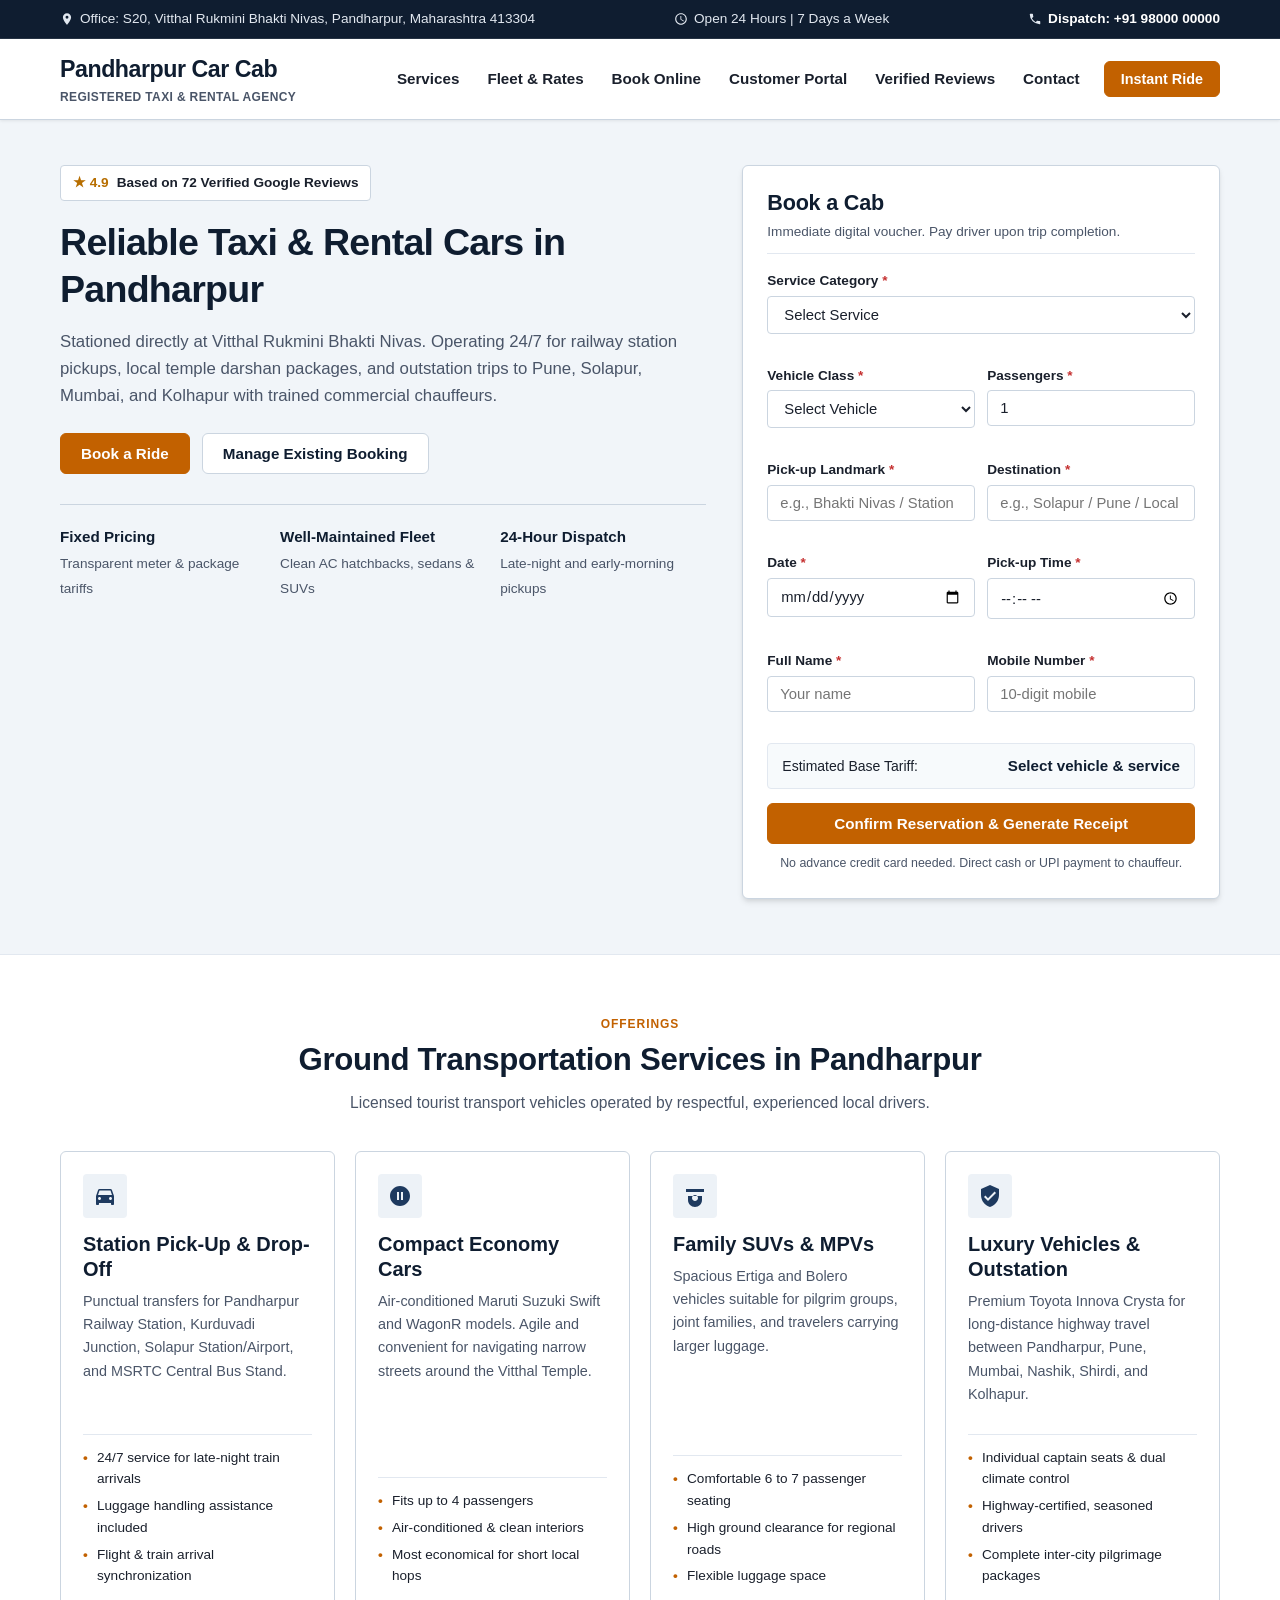
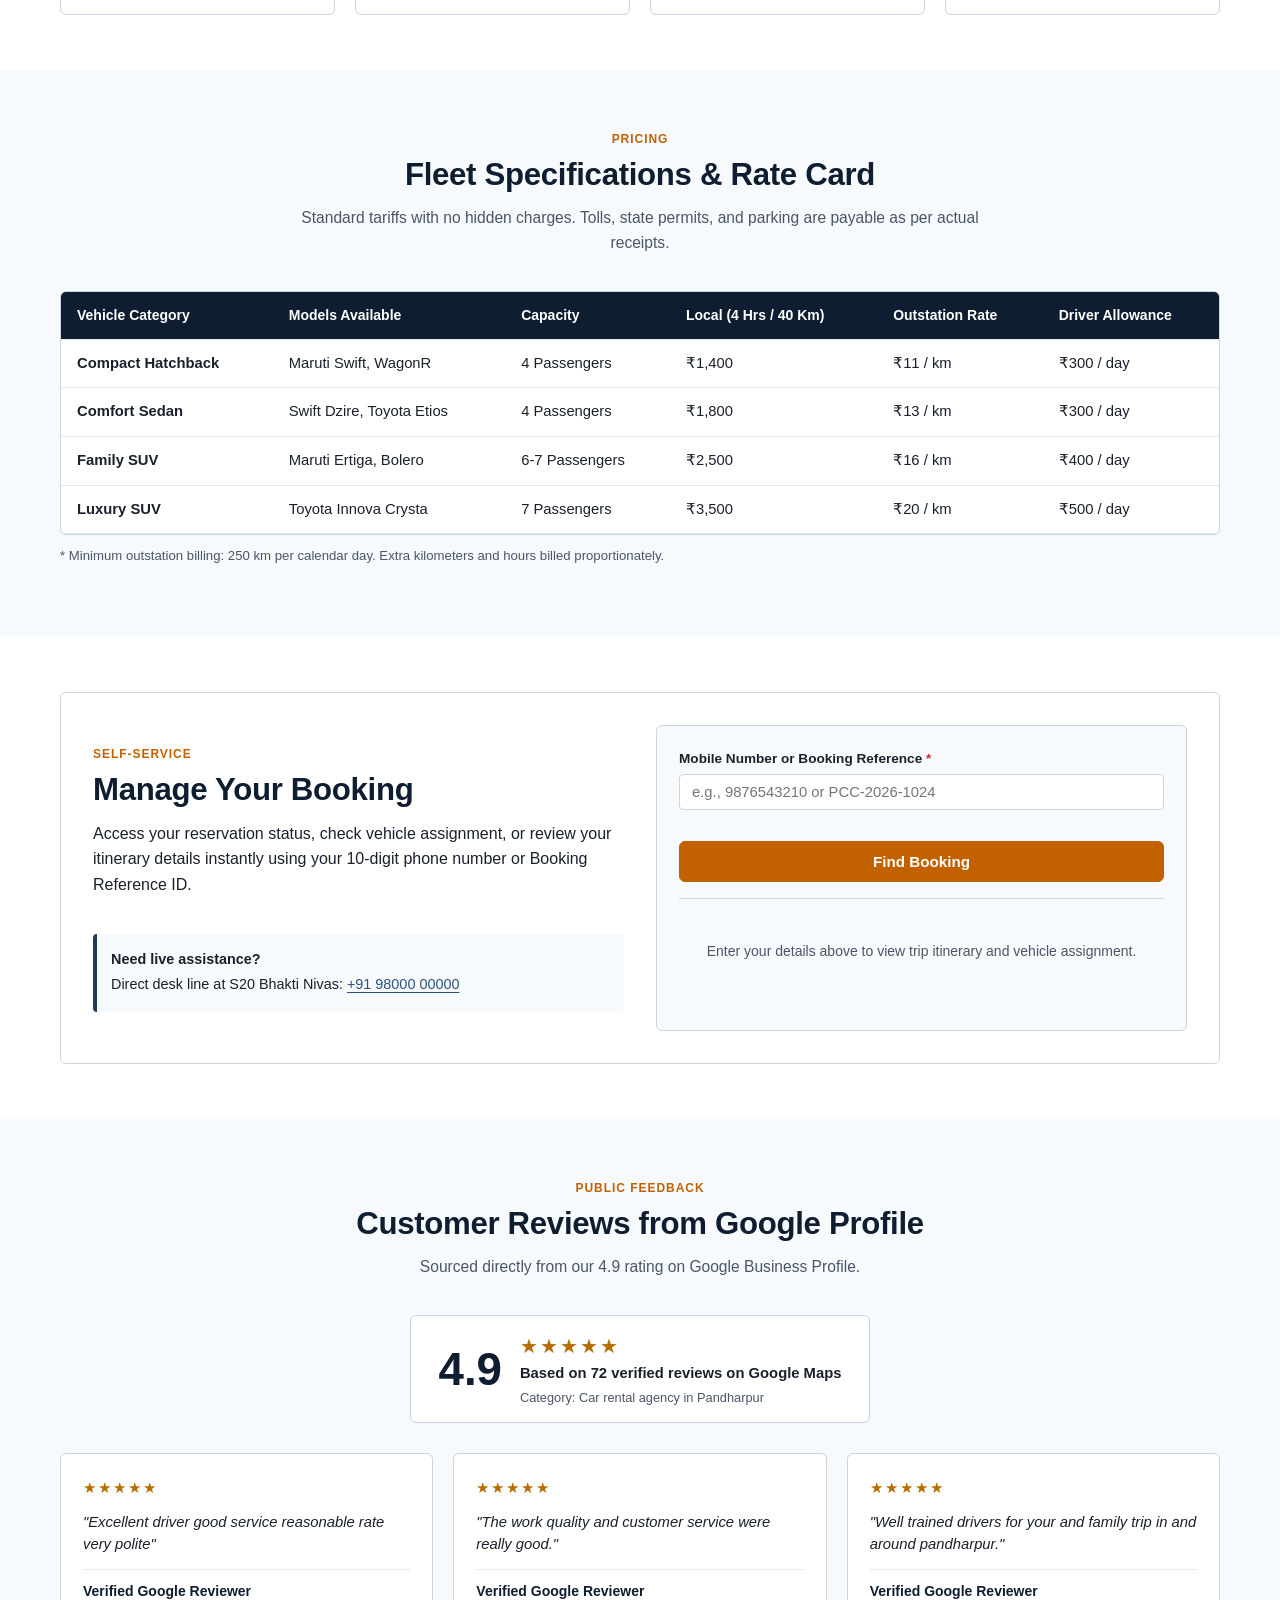
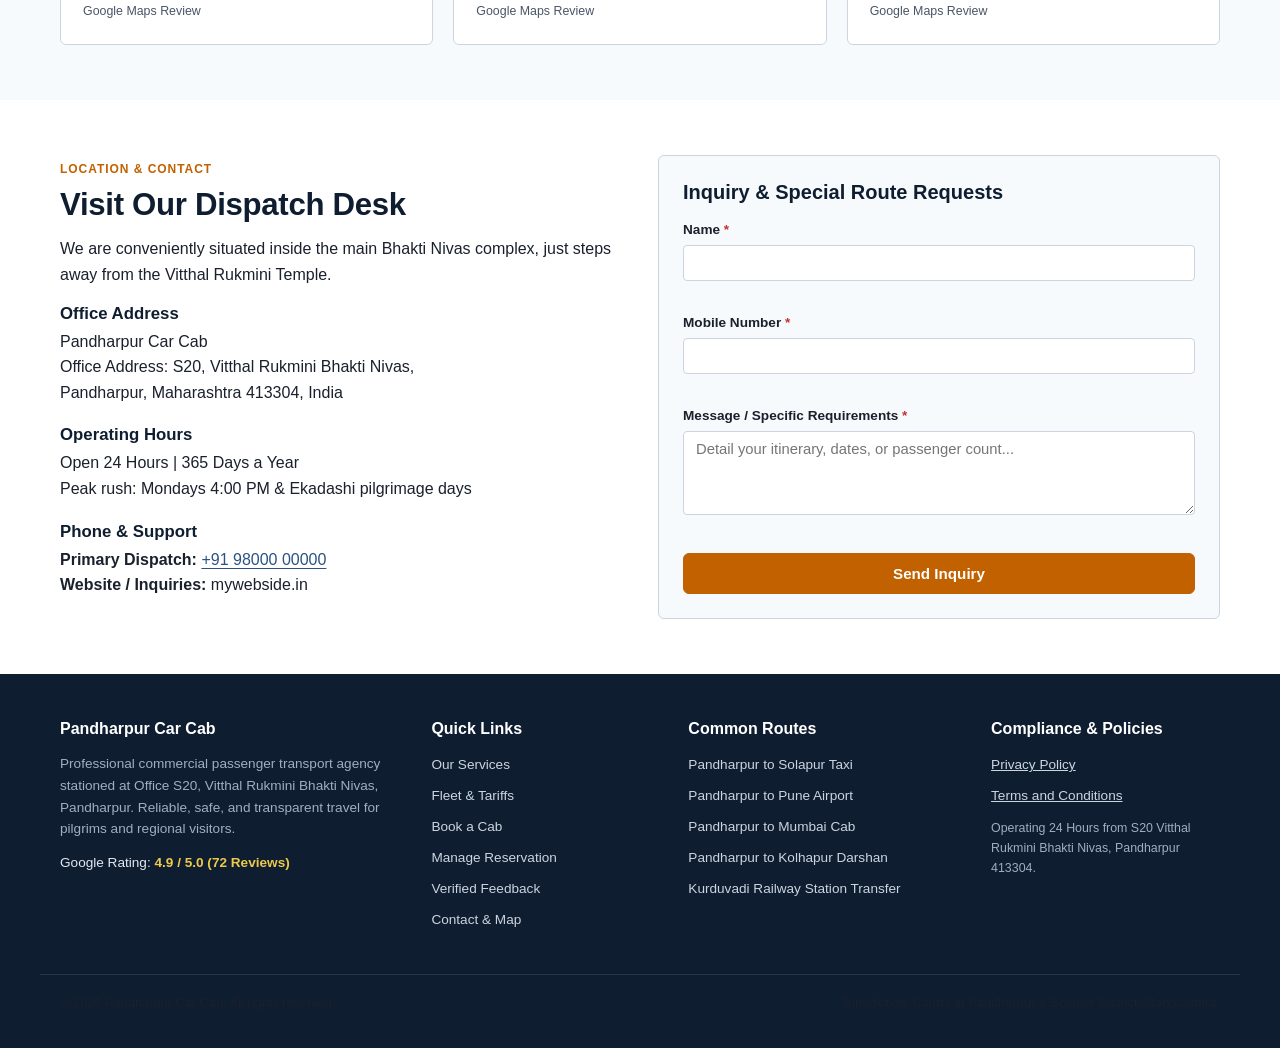
<file: index.html>
<!DOCTYPE html>
<html lang="en">
<head>
  <meta charset="UTF-8">
  <meta name="viewport" content="width=device-width, initial-scale=1.0">
  <meta name="description" content="Pandharpur Car Cab - 24/7 car rental, local temple darshan, railway station transfers, and outstation taxi service in Pandharpur, Maharashtra.">
  <title>Pandharpur Car Cab | 24/7 Car Rental & Taxi Agency</title>
  <link rel="stylesheet" href="style.css">
</head>
<body>
  <!-- Accessibility Skip Link -->
  <a href="#main-content" class="skip-link">Skip to main content</a>

  <!-- Top Contact Strip -->
  <header class="top-bar">
    <div class="container top-bar-inner">
      <div class="top-bar-item">
        <svg class="icon" viewBox="0 0 24 24" aria-hidden="true"><path d="M12 2C8.13 2 5 5.13 5 9c0 5.25 7 13 7 13s7-7.75 7-13c0-3.87-3.13-7-7-7zm0 9.5a2.5 2.5 0 110-5 2.5 2.5 0 010 5z"/></svg>
        <span>Office: S20, Vitthal Rukmini Bhakti Nivas, Pandharpur, Maharashtra 413304</span>
      </div>
      <div class="top-bar-item">
        <svg class="icon" viewBox="0 0 24 24" aria-hidden="true"><path d="M11.99 2C6.47 2 2 6.48 2 12s4.47 10 9.99 10C17.52 22 22 17.52 22 12S17.52 2 11.99 2zM12 20c-4.42 0-8-3.58-8-8s3.58-8 8-8 8 3.58 8 8-3.58 8-8 8zm.5-13H11v6l5.25 3.15.75-1.23-4.5-2.67z"/></svg>
        <span>Open 24 Hours | 7 Days a Week</span>
      </div>
      <div class="top-bar-item">
        <svg class="icon" viewBox="0 0 24 24" aria-hidden="true"><path d="M6.62 10.79a15.05 15.05 0 006.59 6.59l2.2-2.2a1 1 0 011.02-.24 11.36 11.36 0 003.58.57 1 1 0 011 1V20a1 1 0 01-1 1A17 17 0 013 4a1 1 0 011-1h3.5a1 1 0 011 1 11.36 11.36 0 00.57 3.58 1 1 0 01-.24 1.02l-2.21 2.19z"/></svg>
        <a href="tel:+919800000000" class="phone-link">Dispatch: +91 98000 00000</a>
      </div>
    </div>
  </header>

  <!-- Navigation -->
  <nav class="nav-container" aria-label="Main Navigation">
    <div class="container nav-inner">
      <a href="index.html" class="brand" aria-label="Pandharpur Car Cab">
        <span class="brand-title">Pandharpur Car Cab</span>
        <span class="brand-sub">Registered Taxi & Rental Agency</span>
      </a>

      <button type="button" class="menu-toggle" id="menuToggle" aria-expanded="false" aria-controls="navLinks" aria-label="Toggle navigation menu">
        <span class="bar"></span>
        <span class="bar"></span>
        <span class="bar"></span>
      </button>

      <ul class="nav-links" id="navLinks">
        <li><a href="#services" class="nav-link">Services</a></li>
        <li><a href="#fleet" class="nav-link">Fleet & Rates</a></li>
        <li><a href="#booking" class="nav-link">Book Online</a></li>
        <li><a href="#portal" class="nav-link">Customer Portal</a></li>
        <li><a href="#reviews" class="nav-link">Verified Reviews</a></li>
        <li><a href="#contact" class="nav-link">Contact</a></li>
        <li><a href="#booking" class="btn btn-primary nav-cta">Instant Ride</a></li>
      </ul>
    </div>
  </nav>

  <main id="main-content">
    <!-- Hero & Instant Booking Section -->
    <section class="hero-section">
      <div class="container hero-grid">
        <div class="hero-text">
          <div class="badge">
            <span class="star-rating">★ 4.9</span>
            <span>Based on 72 Verified Google Reviews</span>
          </div>
          <h1>Reliable Taxi & Rental Cars in Pandharpur</h1>
          <p class="hero-lead">
            Stationed directly at Vitthal Rukmini Bhakti Nivas. Operating 24/7 for railway station pickups, local temple darshan packages, and outstation trips to Pune, Solapur, Mumbai, and Kolhapur with trained commercial chauffeurs.
          </p>
          <div class="hero-actions">
            <a href="#booking" class="btn btn-primary">Book a Ride</a>
            <a href="#portal" class="btn btn-secondary">Manage Existing Booking</a>
          </div>
          <div class="service-highlights">
            <div class="highlight-item">
              <strong>Fixed Pricing</strong>
              <span>Transparent meter & package tariffs</span>
            </div>
            <div class="highlight-item">
              <strong>Well-Maintained Fleet</strong>
              <span>Clean AC hatchbacks, sedans & SUVs</span>
            </div>
            <div class="highlight-item">
              <strong>24-Hour Dispatch</strong>
              <span>Late-night and early-morning pickups</span>
            </div>
          </div>
        </div>

        <!-- Booking Form Component -->
        <div class="hero-form-card" id="booking">
          <div class="form-card-header">
            <h2>Book a Cab</h2>
            <p>Immediate digital voucher. Pay driver upon trip completion.</p>
          </div>
          <form id="bookingForm" novalidate>
            <div class="form-group">
              <label for="serviceType">Service Category <span class="required">*</span></label>
              <select id="serviceType" name="serviceType" required>
                <option value="">Select Service</option>
                <option value="darshan">Local Temple Darshan (4 Hrs / 40 Km)</option>
                <option value="pickup-drop">Railway Station / Hotel Transfer</option>
                <option value="outstation-oneway">Outstation (One Way Drop)</option>
                <option value="outstation-round">Outstation (Round Trip)</option>
              </select>
              <span class="field-error" id="serviceTypeError" role="alert"></span>
            </div>

            <div class="form-row">
              <div class="form-group col-half">
                <label for="vehicleType">Vehicle Class <span class="required">*</span></label>
                <select id="vehicleType" name="vehicleType" required>
                  <option value="">Select Vehicle</option>
                  <option value="compact">Compact (Swift / WagonR - 4 Seater)</option>
                  <option value="sedan">Sedan (Dzire / Etios - 4 Seater)</option>
                  <option value="suv">SUV (Ertiga / Bolero - 6/7 Seater)</option>
                  <option value="luxury">Luxury SUV (Innova Crysta - 7 Seater)</option>
                </select>
                <span class="field-error" id="vehicleTypeError" role="alert"></span>
              </div>
              <div class="form-group col-half">
                <label for="passengerCount">Passengers <span class="required">*</span></label>
                <input type="number" id="passengerCount" name="passengerCount" min="1" max="7" value="1" required>
                <span class="field-error" id="passengerCountError" role="alert"></span>
              </div>
            </div>

            <div class="form-row">
              <div class="form-group col-half">
                <label for="pickupLocation">Pick-up Landmark <span class="required">*</span></label>
                <input type="text" id="pickupLocation" name="pickupLocation" placeholder="e.g., Bhakti Nivas / Station" required>
                <span class="field-error" id="pickupLocationError" role="alert"></span>
              </div>
              <div class="form-group col-half">
                <label for="dropLocation">Destination <span class="required">*</span></label>
                <input type="text" id="dropLocation" name="dropLocation" placeholder="e.g., Solapur / Pune / Local" required>
                <span class="field-error" id="dropLocationError" role="alert"></span>
              </div>
            </div>

            <div class="form-row">
              <div class="form-group col-half">
                <label for="pickupDate">Date <span class="required">*</span></label>
                <input type="date" id="pickupDate" name="pickupDate" required>
                <span class="field-error" id="pickupDateError" role="alert"></span>
              </div>
              <div class="form-group col-half">
                <label for="pickupTime">Pick-up Time <span class="required">*</span></label>
                <input type="time" id="pickupTime" name="pickupTime" required>
                <span class="field-error" id="pickupTimeError" role="alert"></span>
              </div>
            </div>

            <div class="form-row">
              <div class="form-group col-half">
                <label for="customerName">Full Name <span class="required">*</span></label>
                <input type="text" id="customerName" name="customerName" autocomplete="name" placeholder="Your name" required>
                <span class="field-error" id="customerNameError" role="alert"></span>
              </div>
              <div class="form-group col-half">
                <label for="customerPhone">Mobile Number <span class="required">*</span></label>
                <input type="tel" id="customerPhone" name="customerPhone" autocomplete="tel" placeholder="10-digit mobile" required>
                <span class="field-error" id="customerPhoneError" role="alert"></span>
              </div>
            </div>

            <div class="fare-preview" id="farePreview" aria-live="polite">
              <span>Estimated Base Tariff:</span>
              <strong id="estimatedFareText">Select vehicle & service</strong>
            </div>

            <button type="submit" class="btn btn-primary btn-block" id="submitBookingBtn">
              Confirm Reservation & Generate Receipt
            </button>
            <p class="form-disclaimer">No advance credit card needed. Direct cash or UPI payment to chauffeur.</p>
          </form>
          <div id="bookingResultNotification" class="notification-area" tabindex="-1" role="region" aria-live="polite"></div>
        </div>
      </div>
    </section>

    <!-- Services Section -->
    <section class="section" id="services">
      <div class="container">
        <div class="section-header">
          <span class="section-tag">Offerings</span>
          <h2>Ground Transportation Services in Pandharpur</h2>
          <p class="section-sub">Licensed tourist transport vehicles operated by respectful, experienced local drivers.</p>
        </div>

        <div class="services-grid">
          <article class="service-card">
            <div class="service-icon-box">
              <svg class="icon-lg" viewBox="0 0 24 24" aria-hidden="true"><path d="M18.92 6.01C18.72 5.42 18.16 5 17.5 5h-11c-.66 0-1.21.42-1.42 1.01L3 12v8c0 .55.45 1 1 1h1c.55 0 1-.45 1-1v-1h12v1c0 .55.45 1 1 1h1c.55 0 1-.45 1-1v-8l-2.08-5.99zM6.5 16c-.83 0-1.5-.67-1.5-1.5S5.67 13 6.5 13s1.5.67 1.5 1.5S7.33 16 6.5 16zm11 0c-.83 0-1.5-.67-1.5-1.5s.67-1.5 1.5-1.5 1.5.67 1.5 1.5-.67 1.5-1.5 1.5zM5 11l1.5-4.5h11L19 11H5z"/></svg>
            </div>
            <h3>Station Pick-Up & Drop-Off</h3>
            <p>Punctual transfers for Pandharpur Railway Station, Kurduvadi Junction, Solapur Station/Airport, and MSRTC Central Bus Stand.</p>
            <ul class="feature-bullets">
              <li>24/7 service for late-night train arrivals</li>
              <li>Luggage handling assistance included</li>
              <li>Flight & train arrival synchronization</li>
            </ul>
          </article>

          <article class="service-card">
            <div class="service-icon-box">
              <svg class="icon-lg" viewBox="0 0 24 24" aria-hidden="true"><path d="M12 2C6.48 2 2 6.48 2 12s4.48 10 10 10 10-4.48 10-10S17.52 2 12 2zm-1 14H9V8h2v8zm4 0h-2V8h2v8z"/></svg>
            </div>
            <h3>Compact Economy Cars</h3>
            <p>Air-conditioned Maruti Suzuki Swift and WagonR models. Agile and convenient for navigating narrow streets around the Vitthal Temple.</p>
            <ul class="feature-bullets">
              <li>Fits up to 4 passengers</li>
              <li>Air-conditioned & clean interiors</li>
              <li>Most economical for short local hops</li>
            </ul>
          </article>

          <article class="service-card">
            <div class="service-icon-box">
              <svg class="icon-lg" viewBox="0 0 24 24" aria-hidden="true"><path d="M5 16c0 3.87 3.13 7 7 7s7-3.13 7-7v-4H5v4zm7-5c1.66 0 3 1.34 3 3s-1.34 3-3 3-3-1.34-3-3 1.34-3 3-3zM3 5h18v3H3V5z"/></svg>
            </div>
            <h3>Family SUVs & MPVs</h3>
            <p>Spacious Ertiga and Bolero vehicles suitable for pilgrim groups, joint families, and travelers carrying larger luggage.</p>
            <ul class="feature-bullets">
              <li>Comfortable 6 to 7 passenger seating</li>
              <li>High ground clearance for regional roads</li>
              <li>Flexible luggage space</li>
            </ul>
          </article>

          <article class="service-card">
            <div class="service-icon-box">
              <svg class="icon-lg" viewBox="0 0 24 24" aria-hidden="true"><path d="M12 1L3 5v6c0 5.55 3.84 10.74 9 12 5.16-1.26 9-6.45 9-12V5l-9-4zm-2 16l-4-4 1.41-1.41L10 14.17l6.59-6.59L18 9l-8 8z"/></svg>
            </div>
            <h3>Luxury Vehicles & Outstation</h3>
            <p>Premium Toyota Innova Crysta for long-distance highway travel between Pandharpur, Pune, Mumbai, Nashik, Shirdi, and Kolhapur.</p>
            <ul class="feature-bullets">
              <li>Individual captain seats & dual climate control</li>
              <li>Highway-certified, seasoned drivers</li>
              <li>Complete inter-city pilgrimage packages</li>
            </ul>
          </article>
        </div>
      </div>
    </section>

    <!-- Fleet & Rate Card Section -->
    <section class="section bg-light" id="fleet">
      <div class="container">
        <div class="section-header">
          <span class="section-tag">Pricing</span>
          <h2>Fleet Specifications & Rate Card</h2>
          <p class="section-sub">Standard tariffs with no hidden charges. Tolls, state permits, and parking are payable as per actual receipts.</p>
        </div>

        <div class="table-container" tabindex="0" role="region" aria-label="Tariff Table">
          <table class="data-table">
            <thead>
              <tr>
                <th scope="col">Vehicle Category</th>
                <th scope="col">Models Available</th>
                <th scope="col">Capacity</th>
                <th scope="col">Local (4 Hrs / 40 Km)</th>
                <th scope="col">Outstation Rate</th>
                <th scope="col">Driver Allowance</th>
              </tr>
            </thead>
            <tbody>
              <tr>
                <td><strong>Compact Hatchback</strong></td>
                <td>Maruti Swift, WagonR</td>
                <td>4 Passengers</td>
                <td>₹1,400</td>
                <td>₹11 / km</td>
                <td>₹300 / day</td>
              </tr>
              <tr>
                <td><strong>Comfort Sedan</strong></td>
                <td>Swift Dzire, Toyota Etios</td>
                <td>4 Passengers</td>
                <td>₹1,800</td>
                <td>₹13 / km</td>
                <td>₹300 / day</td>
              </tr>
              <tr>
                <td><strong>Family SUV</strong></td>
                <td>Maruti Ertiga, Bolero</td>
                <td>6-7 Passengers</td>
                <td>₹2,500</td>
                <td>₹16 / km</td>
                <td>₹400 / day</td>
              </tr>
              <tr>
                <td><strong>Luxury SUV</strong></td>
                <td>Toyota Innova Crysta</td>
                <td>7 Passengers</td>
                <td>₹3,500</td>
                <td>₹20 / km</td>
                <td>₹500 / day</td>
              </tr>
            </tbody>
          </table>
        </div>
        <p class="table-note">* Minimum outstation billing: 250 km per calendar day. Extra kilometers and hours billed proportionately.</p>
      </div>
    </section>

    <!-- Customer Self-Service Portal -->
    <section class="section" id="portal">
      <div class="container">
        <div class="portal-wrapper">
          <div class="portal-info">
            <span class="section-tag">Self-Service</span>
            <h2>Manage Your Booking</h2>
            <p>Access your reservation status, check vehicle assignment, or review your itinerary details instantly using your 10-digit phone number or Booking Reference ID.</p>
            <div class="portal-help">
              <p><strong>Need live assistance?</strong></p>
              <p>Direct desk line at S20 Bhakti Nivas: <a href="tel:+919800000000">+91 98000 00000</a></p>
            </div>
          </div>

          <div class="portal-card">
            <form id="portalLookupForm" novalidate>
              <div class="form-group">
                <label for="lookupRef">Mobile Number or Booking Reference <span class="required">*</span></label>
                <input type="text" id="lookupRef" name="lookupRef" placeholder="e.g., 9876543210 or PCC-2026-1024" required>
                <span class="field-error" id="lookupRefError" role="alert"></span>
              </div>
              <button type="submit" class="btn btn-primary btn-block">Find Booking</button>
            </form>

            <div id="portalDisplayArea" class="portal-display-area" aria-live="polite">
              <p class="placeholder-text">Enter your details above to view trip itinerary and vehicle assignment.</p>
            </div>
          </div>
        </div>
      </div>
    </section>

    <!-- Verified Google Reviews Section -->
    <section class="section bg-light" id="reviews">
      <div class="container">
        <div class="section-header">
          <span class="section-tag">Public Feedback</span>
          <h2>Customer Reviews from Google Profile</h2>
          <p class="section-sub">Sourced directly from our 4.9 rating on Google Business Profile.</p>
        </div>

        <div class="reviews-summary-badge">
          <div class="score-large">4.9</div>
          <div class="score-details">
            <div class="stars" aria-hidden="true">★★★★★</div>
            <p class="meta-count">Based on 72 verified reviews on Google Maps</p>
            <p class="badge-sub">Category: Car rental agency in Pandharpur</p>
          </div>
        </div>

        <div class="reviews-grid">
          <article class="review-card">
            <div class="review-rating" aria-label="5 out of 5 stars">★★★★★</div>
            <blockquote class="review-quote">
              "Excellent driver good service reasonable rate very polite"
            </blockquote>
            <footer class="review-author">
              <span class="author-name">Verified Google Reviewer</span>
              <span class="author-source">Google Maps Review</span>
            </footer>
          </article>

          <article class="review-card">
            <div class="review-rating" aria-label="5 out of 5 stars">★★★★★</div>
            <blockquote class="review-quote">
              "The work quality and customer service were really good."
            </blockquote>
            <footer class="review-author">
              <span class="author-name">Verified Google Reviewer</span>
              <span class="author-source">Google Maps Review</span>
            </footer>
          </article>

          <article class="review-card">
            <div class="review-rating" aria-label="5 out of 5 stars">★★★★★</div>
            <blockquote class="review-quote">
              "Well trained drivers for your and family trip in and around pandharpur."
            </blockquote>
            <footer class="review-author">
              <span class="author-name">Verified Google Reviewer</span>
              <span class="author-source">Google Maps Review</span>
            </footer>
          </article>
        </div>
      </div>
    </section>

    <!-- Contact & Location Section -->
    <section class="section" id="contact">
      <div class="container contact-grid">
        <div class="contact-details">
          <span class="section-tag">Location & Contact</span>
          <h2>Visit Our Dispatch Desk</h2>
          <p>We are conveniently situated inside the main Bhakti Nivas complex, just steps away from the Vitthal Rukmini Temple.</p>

          <div class="contact-card-item">
            <h3>Office Address</h3>
            <p>Pandharpur Car Cab<br>
            Office Address: S20, Vitthal Rukmini Bhakti Nivas,<br>
            Pandharpur, Maharashtra 413304, India</p>
          </div>

          <div class="contact-card-item">
            <h3>Operating Hours</h3>
            <p>Open 24 Hours | 365 Days a Year<br>
            Peak rush: Mondays 4:00 PM & Ekadashi pilgrimage days</p>
          </div>

          <div class="contact-card-item">
            <h3>Phone & Support</h3>
            <p><strong>Primary Dispatch:</strong> <a href="tel:+919800000000">+91 98000 00000</a><br>
            <strong>Website / Inquiries:</strong> mywebside.in</p>
          </div>
        </div>

        <div class="contact-form-container">
          <div class="contact-card">
            <h3>Inquiry & Special Route Requests</h3>
            <form id="inquiryForm" novalidate>
              <div class="form-group">
                <label for="inqName">Name <span class="required">*</span></label>
                <input type="text" id="inqName" name="inqName" required>
                <span class="field-error" id="inqNameError" role="alert"></span>
              </div>
              <div class="form-group">
                <label for="inqPhone">Mobile Number <span class="required">*</span></label>
                <input type="tel" id="inqPhone" name="inqPhone" required>
                <span class="field-error" id="inqPhoneError" role="alert"></span>
              </div>
              <div class="form-group">
                <label for="inqMessage">Message / Specific Requirements <span class="required">*</span></label>
                <textarea id="inqMessage" name="inqMessage" rows="4" placeholder="Detail your itinerary, dates, or passenger count..." required></textarea>
                <span class="field-error" id="inqMessageError" role="alert"></span>
              </div>
              <button type="submit" class="btn btn-primary btn-block">Send Inquiry</button>
            </form>
            <div id="inquiryStatusNotification" class="notification-area" tabindex="-1" role="region" aria-live="polite"></div>
          </div>
        </div>
      </div>
    </section>
  </main>

  <!-- Accessible Legal Modals (Fulfilling Privacy & Terms within the 3-file setup) -->
  <dialog id="privacyModal" class="legal-modal" aria-labelledby="privacyTitle">
    <div class="legal-modal-content">
      <div class="modal-header">
        <h2 id="privacyTitle">Privacy Policy</h2>
        <button type="button" class="close-modal-btn" data-close-modal="privacyModal" aria-label="Close Privacy Policy">&times;</button>
      </div>
      <div class="modal-body">
        <p><strong>Effective Date:</strong> October 2026 | <strong>Entity:</strong> Pandharpur Car Cab (S20 Bhakti Nivas, Pandharpur 413304)</p>
        <h3>1. Information Collected</h3>
        <p>We collect customer names, contact phone numbers, pickup locations, drop locations, and trip schedules solely to process and coordinate transportation requests.</p>
        <h3>2. Purpose & Use of Data</h3>
        <p>Customer contact information is strictly shared with assigned chauffeurs to establish trip communication and pickup verification. We do not sell or monetize personal customer details.</p>
        <h3>3. Data Retention & Safety</h3>
        <p>Trip logs and records are kept in encrypted storage for accounting and regulatory compliance under Indian transportation norms, after which they are scheduled for secure deletion.</p>
        <h3>4. Contact for Privacy Inquiries</h3>
        <p>Inquiries regarding stored booking data can be submitted in writing to the dispatch officer at S20 Bhakti Nivas or phoned directly at +91 98000 00000.</p>
      </div>
    </div>
  </dialog>

  <dialog id="termsModal" class="legal-modal" aria-labelledby="termsTitle">
    <div class="legal-modal-content">
      <div class="modal-header">
        <h2 id="termsTitle">Terms and Conditions</h2>
        <button type="button" class="close-modal-btn" data-close-modal="termsModal" aria-label="Close Terms and Conditions">&times;</button>
      </div>
      <div class="modal-body">
        <p><strong>Effective Date:</strong> October 2026 | <strong>Jurisdiction:</strong> Courts of Pandharpur / Solapur District</p>
        <h3>1. Booking Confirmation & Dispatch</h3>
        <p>Reservations generated through this portal allocate a provisional booking code. Vehicle license plate numbers and chauffeur details are sent 60-90 minutes prior to pickup.</p>
        <h3>2. Tariffs & Additional Charges</h3>
        <p>Base rates cover vehicle rental and driver service. Road toll charges, monument parking, and interstate entry fees are payable directly based on actual receipts.</p>
        <h3>3. Cancellation Policy</h3>
        <p>Local bookings can be rescheduled or cancelled without fee up to 2 hours prior to scheduled departure. For outstation journeys, cancellations must be communicated 6 hours prior.</p>
        <h3>4. Code of Conduct & Safety</h3>
        <p>In compliance with local spiritual decorum and state transport regulations, consumption of alcohol and smoking inside vehicles is strictly prohibited.</p>
      </div>
    </div>
  </dialog>

  <!-- Footer -->
  <footer class="footer">
    <div class="container footer-grid">
      <div class="footer-col">
        <h4 class="footer-heading">Pandharpur Car Cab</h4>
        <p class="footer-desc">
          Professional commercial passenger transport agency stationed at Office S20, Vitthal Rukmini Bhakti Nivas, Pandharpur. Reliable, safe, and transparent travel for pilgrims and regional visitors.
        </p>
        <p class="footer-rating-summary">Google Rating: <strong>4.9 / 5.0 (72 Reviews)</strong></p>
      </div>

      <div class="footer-col">
        <h4 class="footer-heading">Quick Links</h4>
        <ul class="footer-links">
          <li><a href="#services">Our Services</a></li>
          <li><a href="#fleet">Fleet & Tariffs</a></li>
          <li><a href="#booking">Book a Cab</a></li>
          <li><a href="#portal">Manage Reservation</a></li>
          <li><a href="#reviews">Verified Feedback</a></li>
          <li><a href="#contact">Contact & Map</a></li>
        </ul>
      </div>

      <div class="footer-col">
        <h4 class="footer-heading">Common Routes</h4>
        <ul class="footer-links">
          <li><a href="#booking">Pandharpur to Solapur Taxi</a></li>
          <li><a href="#booking">Pandharpur to Pune Airport</a></li>
          <li><a href="#booking">Pandharpur to Mumbai Cab</a></li>
          <li><a href="#booking">Pandharpur to Kolhapur Darshan</a></li>
          <li><a href="#booking">Kurduvadi Railway Station Transfer</a></li>
        </ul>
      </div>

      <div class="footer-col">
        <h4 class="footer-heading">Compliance & Policies</h4>
        <ul class="footer-links">
          <li><button type="button" class="link-btn" data-open-modal="privacyModal">Privacy Policy</button></li>
          <li><button type="button" class="link-btn" data-open-modal="termsModal">Terms and Conditions</button></li>
        </ul>
        <p class="disclaimer-text">Operating 24 Hours from S20 Vitthal Rukmini Bhakti Nivas, Pandharpur 413304.</p>
      </div>
    </div>

    <div class="footer-bottom">
      <div class="container footer-bottom-inner">
        <p>&copy; 2026 Pandharpur Car Cab. All rights reserved.</p>
        <p>Jurisdiction: Courts at Pandharpur & Solapur District, Maharashtra.</p>
      </div>
    </div>
  </footer>

  <script src="script.js"></script>
</body>
</html>
</file>
<file: style.css>
:root {
  --color-primary: #1e3a5f;
  --color-primary-dark: #0f1d30;
  --color-primary-light: #2b5282;
  --color-accent: #c26100;
  --color-accent-hover: #9c4e00;
  --color-text-dark: #1a202c;
  --color-text-muted: #4a5568;
  --color-bg-light: #f7fafc;
  --color-bg-white: #ffffff;
  --color-border: #cbd5e0;
  --color-border-subtle: #e2e8f0;
  --color-error: #c53030;
  --color-success: #22543d;
  --color-success-bg: #f0fff4;

  --font-family: -apple-system, BlinkMacSystemFont, "Segoe UI", Roboto, "Helvetica Neue", Arial, sans-serif;
  --radius-sm: 4px;
  --radius-md: 6px;

  --shadow-sm: 0 1px 3px rgba(0, 0, 0, 0.08);
  --shadow-md: 0 4px 6px -1px rgba(0, 0, 0, 0.1), 0 2px 4px -1px rgba(0, 0, 0, 0.06);
  --shadow-lg: 0 10px 15px -3px rgba(0, 0, 0, 0.1);

  --container-max: 1200px;
}

*, *::before, *::after {
  box-sizing: border-box;
  margin: 0;
  padding: 0;
}

html {
  font-size: 16px;
  scroll-behavior: smooth;
}

body {
  font-family: var(--font-family);
  color: var(--color-text-dark);
  background-color: var(--color-bg-white);
  line-height: 1.6;
}

:focus-visible {
  outline: 3px solid var(--color-accent);
  outline-offset: 2px;
}

.skip-link {
  position: absolute;
  top: -50px;
  left: 10px;
  background: var(--color-primary-dark);
  color: #fff;
  padding: 8px 16px;
  z-index: 1000;
  border-radius: var(--radius-sm);
  text-decoration: none;
  font-weight: 600;
  transition: top 0.2s ease;
}

.skip-link:focus {
  top: 10px;
}

.container {
  width: 100%;
  max-width: var(--container-max);
  margin-left: auto;
  margin-right: auto;
  padding-left: 20px;
  padding-right: 20px;
}

h1, h2, h3, h4 {
  color: var(--color-primary-dark);
  line-height: 1.25;
  font-weight: 700;
}

h1 {
  font-size: 2.35rem;
  letter-spacing: -0.02em;
  margin-bottom: 1rem;
}

h2 {
  font-size: 1.95rem;
  letter-spacing: -0.01em;
  margin-bottom: 0.75rem;
}

h3 {
  font-size: 1.25rem;
  margin-bottom: 0.5rem;
}

p {
  margin-bottom: 1rem;
  color: var(--color-text-dark);
}

a {
  color: var(--color-primary-light);
  text-decoration: underline;
  text-underline-offset: 3px;
}

a:hover {
  color: var(--color-primary-dark);
}

/* Top Strip */
.top-bar {
  background-color: var(--color-primary-dark);
  color: #e2e8f0;
  font-size: 0.85rem;
  padding: 8px 0;
  border-bottom: 1px solid rgba(255, 255, 255, 0.1);
}

.top-bar-inner {
  display: flex;
  justify-content: space-between;
  align-items: center;
  flex-wrap: wrap;
  gap: 12px;
}

.top-bar-item {
  display: inline-flex;
  align-items: center;
  gap: 6px;
}

.top-bar-item .icon {
  width: 14px;
  height: 14px;
  fill: currentColor;
}

.phone-link {
  color: #ffffff;
  font-weight: 700;
  text-decoration: none;
}

.phone-link:hover {
  text-decoration: underline;
}

/* Nav */
.nav-container {
  background-color: var(--color-bg-white);
  border-bottom: 1px solid var(--color-border);
  position: sticky;
  top: 0;
  z-index: 100;
  box-shadow: var(--shadow-sm);
}

.nav-inner {
  display: flex;
  justify-content: space-between;
  align-items: center;
  padding: 12px 20px;
}

.brand {
  display: flex;
  flex-direction: column;
  text-decoration: none;
}

.brand-title {
  font-size: 1.45rem;
  font-weight: 800;
  color: var(--color-primary-dark);
  letter-spacing: -0.02em;
}

.brand-sub {
  font-size: 0.75rem;
  color: var(--color-text-muted);
  font-weight: 600;
  text-transform: uppercase;
  letter-spacing: 0.03em;
}

.nav-links {
  display: flex;
  list-style: none;
  align-items: center;
  gap: 20px;
}

.nav-link {
  color: var(--color-text-dark);
  text-decoration: none;
  font-weight: 600;
  font-size: 0.95rem;
  padding: 6px 4px;
}

.nav-link:hover {
  color: var(--color-accent);
}

.menu-toggle {
  display: none;
  background: none;
  border: 1px solid var(--color-border);
  padding: 8px 10px;
  cursor: pointer;
  border-radius: var(--radius-sm);
}

.menu-toggle .bar {
  display: block;
  width: 22px;
  height: 2px;
  margin: 4px 0;
  background-color: var(--color-primary-dark);
}

/* Buttons - Sharp / Moderate Corners, No Pill Shapes */
.btn {
  display: inline-flex;
  align-items: center;
  justify-content: center;
  font-weight: 600;
  font-size: 0.95rem;
  padding: 10px 20px;
  border-radius: var(--radius-md);
  border: 1px solid transparent;
  cursor: pointer;
  text-decoration: none;
  line-height: 1.25;
  transition: background-color 0.15s ease, border-color 0.15s ease;
}

.btn-primary {
  background-color: var(--color-accent);
  color: #ffffff;
  border-color: var(--color-accent);
}

.btn-primary:hover {
  background-color: var(--color-accent-hover);
  border-color: var(--color-accent-hover);
  color: #ffffff;
}

.btn-secondary {
  background-color: var(--color-bg-white);
  color: var(--color-primary-dark);
  border-color: var(--color-border);
}

.btn-secondary:hover {
  background-color: var(--color-bg-light);
  border-color: var(--color-primary-dark);
}

.btn-block {
  width: 100%;
}

.nav-cta {
  padding: 8px 16px;
  font-size: 0.9rem;
}

/* Hero */
.hero-section {
  padding: 45px 0 55px 0;
  background-color: #f1f5f9;
  border-bottom: 1px solid var(--color-border-subtle);
}

.hero-grid {
  display: grid;
  grid-template-columns: 1.15fr 0.85fr;
  gap: 36px;
  align-items: start;
}

.badge {
  display: inline-flex;
  align-items: center;
  gap: 8px;
  background-color: var(--color-bg-white);
  border: 1px solid var(--color-border);
  padding: 6px 12px;
  border-radius: var(--radius-sm);
  font-size: 0.85rem;
  font-weight: 600;
  margin-bottom: 18px;
}

.badge .star-rating {
  color: #b76e00;
  font-weight: 800;
}

.hero-lead {
  font-size: 1.05rem;
  color: var(--color-text-muted);
  margin-bottom: 24px;
}

.hero-actions {
  display: flex;
  gap: 12px;
  margin-bottom: 30px;
}

.service-highlights {
  display: grid;
  grid-template-columns: repeat(3, 1fr);
  gap: 14px;
  border-top: 1px solid var(--color-border);
  padding-top: 20px;
}

.highlight-item strong {
  display: block;
  font-size: 0.95rem;
  color: var(--color-primary-dark);
}

.highlight-item span {
  font-size: 0.85rem;
  color: var(--color-text-muted);
}

/* Forms */
.hero-form-card {
  background: var(--color-bg-white);
  border: 1px solid var(--color-border);
  border-radius: var(--radius-md);
  padding: 24px;
  box-shadow: var(--shadow-md);
}

.form-card-header {
  margin-bottom: 16px;
  border-bottom: 1px solid var(--color-border-subtle);
  padding-bottom: 10px;
}

.form-card-header h2 {
  font-size: 1.35rem;
  margin-bottom: 4px;
}

.form-card-header p {
  font-size: 0.85rem;
  color: var(--color-text-muted);
  margin-bottom: 0;
}

.form-group {
  margin-bottom: 12px;
}

.form-row {
  display: flex;
  gap: 12px;
}

.col-half {
  flex: 1;
}

label {
  display: block;
  font-size: 0.85rem;
  font-weight: 600;
  margin-bottom: 4px;
}

.required {
  color: var(--color-error);
}

input[type="text"],
input[type="tel"],
input[type="number"],
input[type="date"],
input[type="time"],
select,
textarea {
  width: 100%;
  padding: 9px 12px;
  font-size: 0.925rem;
  font-family: inherit;
  color: var(--color-text-dark);
  background-color: var(--color-bg-white);
  border: 1px solid var(--color-border);
  border-radius: var(--radius-sm);
  transition: border-color 0.15s ease, box-shadow 0.15s ease;
}

input:focus,
select:focus,
textarea:focus {
  border-color: var(--color-primary-light);
  box-shadow: 0 0 0 1px var(--color-primary-light);
}

input.is-invalid,
select.is-invalid,
textarea.is-invalid {
  border-color: var(--color-error);
  background-color: #fffafb;
}

.field-error {
  display: block;
  color: var(--color-error);
  font-size: 0.775rem;
  margin-top: 3px;
  min-height: 1rem;
  font-weight: 500;
}

.fare-preview {
  background-color: var(--color-bg-light);
  border: 1px solid var(--color-border-subtle);
  border-radius: var(--radius-sm);
  padding: 10px 14px;
  display: flex;
  justify-content: space-between;
  align-items: center;
  margin-bottom: 14px;
  font-size: 0.875rem;
}

.fare-preview strong {
  font-size: 0.95rem;
  color: var(--color-primary-dark);
}

.form-disclaimer {
  font-size: 0.775rem;
  color: var(--color-text-muted);
  text-align: center;
  margin-top: 10px;
  margin-bottom: 0;
}

/* Sections */
.section {
  padding: 55px 0;
}

.bg-light {
  background-color: var(--color-bg-light);
}

.section-header {
  text-align: center;
  max-width: 720px;
  margin: 0 auto 35px auto;
}

.section-tag {
  display: inline-block;
  font-size: 0.75rem;
  text-transform: uppercase;
  letter-spacing: 0.08em;
  font-weight: 700;
  color: var(--color-accent);
  margin-bottom: 6px;
}

.section-sub {
  color: var(--color-text-muted);
  font-size: 0.975rem;
}

/* Services Grid */
.services-grid {
  display: grid;
  grid-template-columns: repeat(4, 1fr);
  gap: 20px;
}

.service-card {
  background: var(--color-bg-white);
  border: 1px solid var(--color-border);
  border-radius: var(--radius-md);
  padding: 22px;
  display: flex;
  flex-direction: column;
}

.service-icon-box {
  width: 44px;
  height: 44px;
  background-color: #edf2f7;
  border-radius: var(--radius-sm);
  display: flex;
  align-items: center;
  justify-content: center;
  margin-bottom: 14px;
  color: var(--color-primary);
}

.icon-lg {
  width: 24px;
  height: 24px;
  fill: currentColor;
}

.service-card p {
  font-size: 0.9rem;
  color: var(--color-text-muted);
  flex-grow: 1;
}

.feature-bullets {
  list-style: none;
  font-size: 0.85rem;
  border-top: 1px solid var(--color-border-subtle);
  padding-top: 12px;
  margin-top: 12px;
}

.feature-bullets li {
  position: relative;
  padding-left: 14px;
  margin-bottom: 5px;
}

.feature-bullets li::before {
  content: "•";
  position: absolute;
  left: 0;
  color: var(--color-accent);
  font-weight: bold;
}

/* Fleet Table */
.table-container {
  overflow-x: auto;
  border: 1px solid var(--color-border);
  border-radius: var(--radius-md);
  background: var(--color-bg-white);
}

.data-table {
  width: 100%;
  border-collapse: collapse;
  text-align: left;
  font-size: 0.925rem;
}

.data-table th,
.data-table td {
  padding: 12px 16px;
  border-bottom: 1px solid var(--color-border-subtle);
}

.data-table thead th {
  background-color: var(--color-primary-dark);
  color: #ffffff;
  font-weight: 600;
  font-size: 0.875rem;
}

.data-table tbody tr:hover {
  background-color: #f8fafc;
}

.table-note {
  font-size: 0.825rem;
  color: var(--color-text-muted);
  margin-top: 10px;
}

/* Customer Portal */
.portal-wrapper {
  display: grid;
  grid-template-columns: 1fr 1fr;
  gap: 32px;
  background: var(--color-bg-white);
  border: 1px solid var(--color-border);
  border-radius: var(--radius-md);
  padding: 32px;
}

.portal-info {
  display: flex;
  flex-direction: column;
  justify-content: center;
}

.portal-help {
  margin-top: 20px;
  background: var(--color-bg-light);
  padding: 14px;
  border-left: 4px solid var(--color-primary);
  border-radius: var(--radius-sm);
  font-size: 0.9rem;
}

.portal-help p {
  margin-bottom: 2px;
}

.portal-card {
  background: var(--color-bg-light);
  border: 1px solid var(--color-border);
  padding: 22px;
  border-radius: var(--radius-md);
}

.portal-display-area {
  margin-top: 16px;
  padding-top: 16px;
  border-top: 1px solid var(--color-border);
  min-height: 110px;
}

.placeholder-text {
  font-size: 0.875rem;
  color: var(--color-text-muted);
  text-align: center;
  padding: 25px 10px;
}

.status-card {
  background: var(--color-bg-white);
  border: 1px solid var(--color-border);
  border-radius: var(--radius-sm);
  padding: 16px;
}

.status-card-header {
  display: flex;
  justify-content: space-between;
  align-items: center;
  margin-bottom: 12px;
  border-bottom: 1px solid var(--color-border-subtle);
  padding-bottom: 8px;
}

.status-tag {
  font-size: 0.75rem;
  font-weight: 700;
  padding: 3px 8px;
  border-radius: var(--radius-sm);
  background: #ebf8ff;
  color: #2b6cb0;
}

.status-grid {
  display: grid;
  grid-template-columns: 1fr 1fr;
  gap: 8px;
  font-size: 0.85rem;
}

/* Reviews */
.reviews-summary-badge {
  display: flex;
  align-items: center;
  justify-content: center;
  gap: 18px;
  margin-bottom: 30px;
  padding: 14px 20px;
  background: var(--color-bg-white);
  border: 1px solid var(--color-border);
  border-radius: var(--radius-md);
  max-width: 460px;
  margin-left: auto;
  margin-right: auto;
}

.score-large {
  font-size: 2.85rem;
  font-weight: 800;
  color: var(--color-primary-dark);
  line-height: 1;
}

.score-details .stars {
  color: #b76e00;
  font-size: 1.25rem;
  letter-spacing: 2px;
}

.meta-count {
  font-weight: 600;
  margin-bottom: 2px;
  font-size: 0.925rem;
}

.badge-sub {
  font-size: 0.8rem;
  color: var(--color-text-muted);
  margin-bottom: 0;
}

.reviews-grid {
  display: grid;
  grid-template-columns: repeat(3, 1fr);
  gap: 20px;
}

.review-card {
  background: var(--color-bg-white);
  border: 1px solid var(--color-border);
  border-radius: var(--radius-md);
  padding: 22px;
  display: flex;
  flex-direction: column;
}

.review-rating {
  color: #b76e00;
  letter-spacing: 2px;
  font-size: 0.95rem;
  margin-bottom: 10px;
}

.review-quote {
  font-style: italic;
  font-size: 0.925rem;
  line-height: 1.5;
  margin-bottom: 14px;
  flex-grow: 1;
}

.review-author {
  display: flex;
  flex-direction: column;
  border-top: 1px solid var(--color-border-subtle);
  padding-top: 10px;
}

.author-name {
  font-weight: 700;
  font-size: 0.875rem;
  color: var(--color-primary-dark);
}

.author-source {
  font-size: 0.775rem;
  color: var(--color-text-muted);
}

/* Contact */
.contact-grid {
  display: grid;
  grid-template-columns: 1fr 1fr;
  gap: 36px;
  align-items: start;
}

.contact-card-item {
  margin-bottom: 20px;
}

.contact-card-item h3 {
  font-size: 1.05rem;
  margin-bottom: 4px;
}

.contact-card {
  background: var(--color-bg-light);
  border: 1px solid var(--color-border);
  border-radius: var(--radius-md);
  padding: 24px;
}

.contact-card h3 {
  margin-bottom: 14px;
}

/* Notification Feedback */
.notification-area {
  margin-top: 14px;
  display: none;
}

.notification-box {
  padding: 12px 14px;
  border-radius: var(--radius-sm);
  font-size: 0.875rem;
  border: 1px solid transparent;
}

.notification-success {
  background-color: var(--color-success-bg);
  border-color: #c6f6d5;
  color: var(--color-success);
}

.notification-error {
  background-color: #fff5f5;
  border-color: #fed7d7;
  color: var(--color-error);
}

/* Accessible Legal Modals */
.legal-modal {
  border: none;
  border-radius: var(--radius-md);
  padding: 0;
  max-width: 720px;
  width: 90%;
  margin: auto;
  box-shadow: 0 20px 25px -5px rgba(0, 0, 0, 0.2);
}

.legal-modal::backdrop {
  background-color: rgba(15, 29, 48, 0.6);
}

.legal-modal-content {
  padding: 26px;
  max-height: 80vh;
  overflow-y: auto;
  background: var(--color-bg-white);
}

.modal-header {
  display: flex;
  justify-content: space-between;
  align-items: center;
  border-bottom: 1px solid var(--color-border);
  padding-bottom: 12px;
  margin-bottom: 16px;
}

.close-modal-btn {
  background: none;
  border: none;
  font-size: 1.75rem;
  line-height: 1;
  color: var(--color-text-muted);
  cursor: pointer;
}

.modal-body h3 {
  font-size: 1.05rem;
  margin-top: 16px;
  margin-bottom: 4px;
}

.link-btn {
  background: none;
  border: none;
  padding: 0;
  font-family: inherit;
  font-size: 0.85rem;
  color: #cbd5e0;
  cursor: pointer;
  text-decoration: underline;
}

.link-btn:hover {
  color: #ffffff;
}

/* Footer */
.footer {
  background-color: var(--color-primary-dark);
  color: #cbd5e0;
  padding-top: 45px;
  font-size: 0.9rem;
}

.footer-grid {
  display: grid;
  grid-template-columns: 1.5fr 1fr 1.2fr 1fr;
  gap: 28px;
  padding-bottom: 35px;
  border-bottom: 1px solid rgba(255, 255, 255, 0.1);
}

.footer-heading {
  color: #ffffff;
  font-size: 1rem;
  margin-bottom: 14px;
  font-weight: 700;
}

.footer-desc {
  font-size: 0.85rem;
  line-height: 1.6;
  margin-bottom: 12px;
  color: #a0aec0;
}

.footer-rating-summary {
  font-size: 0.85rem;
  color: #e2e8f0;
}

.footer-rating-summary strong {
  color: #ecc94b;
}

.footer-links {
  list-style: none;
}

.footer-links li {
  margin-bottom: 8px;
}

.footer-links a {
  color: #cbd5e0;
  text-decoration: none;
  font-size: 0.85rem;
}

.footer-links a:hover {
  color: #ffffff;
  text-decoration: underline;
}

.disclaimer-text {
  font-size: 0.775rem;
  color: #a0aec0;
  margin-top: 12px;
}

.footer-bottom {
  padding: 18px 0;
  font-size: 0.8rem;
  color: #a0aec0;
}

.footer-bottom-inner {
  display: flex;
  justify-content: space-between;
  align-items: center;
  flex-wrap: wrap;
  gap: 10px;
}

/* ==========================================================================
   Responsive Breakpoints
   ========================================================================== */

@media screen and (max-width: 1024px) {
  .hero-grid {
    grid-template-columns: 1fr;
    gap: 30px;
  }
  .services-grid {
    grid-template-columns: repeat(2, 1fr);
  }
  .portal-wrapper, .contact-grid {
    grid-template-columns: 1fr;
  }
  .footer-grid {
    grid-template-columns: repeat(2, 1fr);
  }
}

@media screen and (max-width: 768px) {
  .top-bar-inner {
    flex-direction: column;
    align-items: flex-start;
  }
  .menu-toggle {
    display: block;
  }
  .nav-links {
    display: none;
    flex-direction: column;
    position: absolute;
    top: 100%;
    left: 0;
    width: 100%;
    background-color: var(--color-bg-white);
    border-bottom: 2px solid var(--color-border);
    padding: 16px 20px;
    box-shadow: var(--shadow-lg);
    gap: 12px;
    align-items: flex-start;
  }
  .nav-links.is-open {
    display: flex;
  }
  .nav-cta {
    width: 100%;
    text-align: center;
  }
  h1 {
    font-size: 1.95rem;
  }
  h2 {
    font-size: 1.55rem;
  }
  .service-highlights, .reviews-grid {
    grid-template-columns: 1fr;
  }
  .form-row {
    flex-direction: column;
    gap: 0;
  }
}

@media screen and (max-width: 480px) {
  .container {
    padding-left: 14px;
    padding-right: 14px;
  }
  .brand-title {
    font-size: 1.25rem;
  }
  .hero-actions {
    flex-direction: column;
  }
  .hero-actions .btn {
    width: 100%;
  }
  .services-grid, .footer-grid {
    grid-template-columns: 1fr;
  }
  .footer-bottom-inner {
    flex-direction: column;
    align-items: flex-start;
  }
  .reviews-summary-badge {
    flex-direction: column;
    text-align: center;
    gap: 8px;
  }
}

@media (prefers-reduced-motion: reduce) {
  *, *::before, *::after {
    animation-duration: 0.01ms !important;
    transition-duration: 0.01ms !important;
    scroll-behavior: auto !important;
  }
}
</file>
